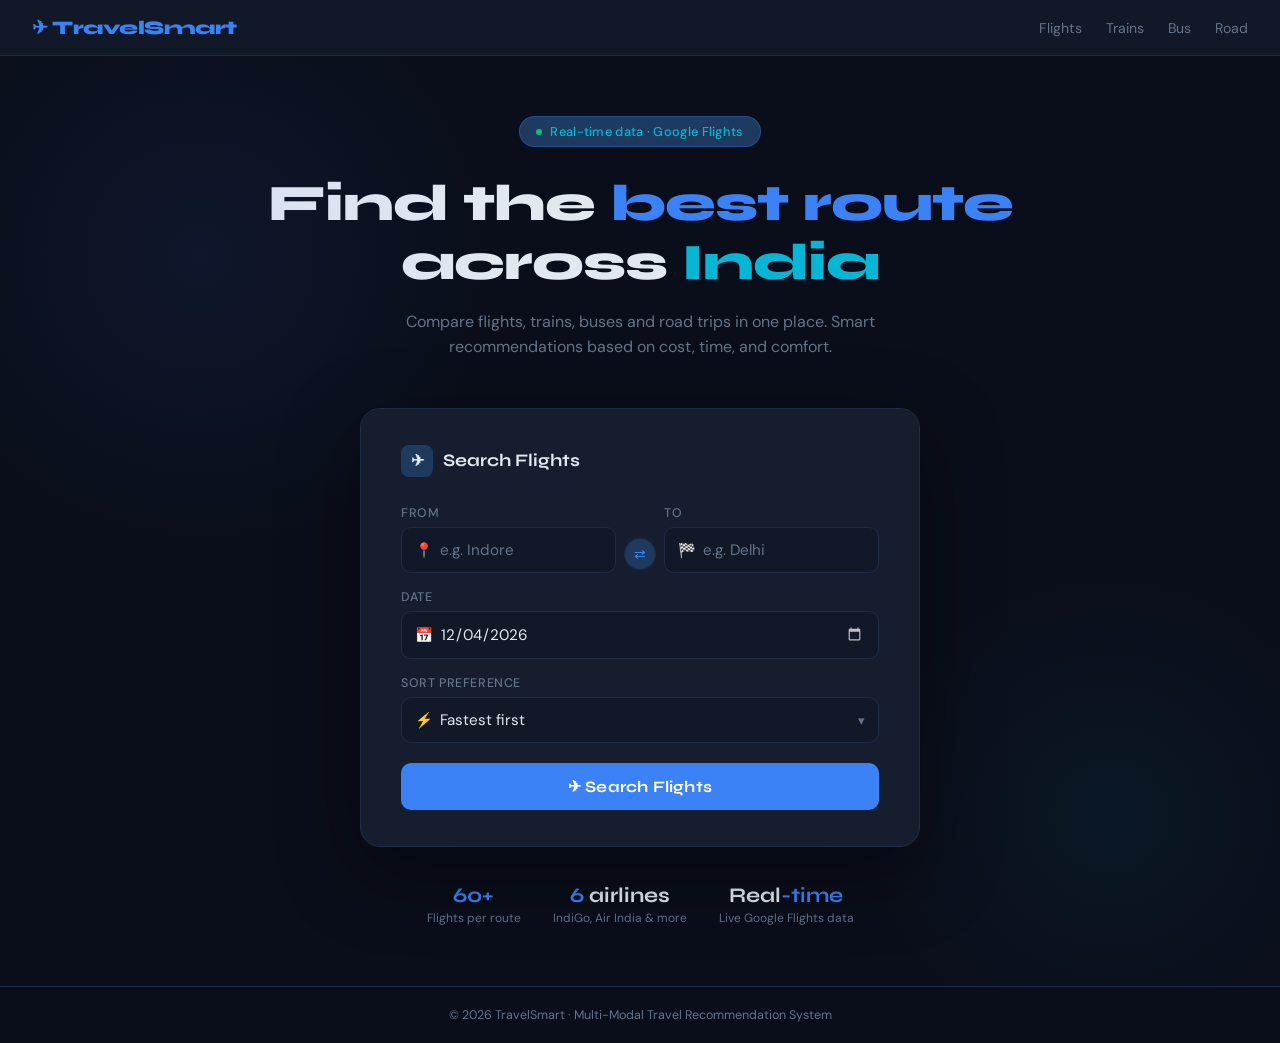
<file: Flight/templates/index.html>
<!DOCTYPE html>
<html lang="en">
<head>
  <meta charset="UTF-8"/>
  <meta name="viewport" content="width=device-width, initial-scale=1.0"/>
  <title>TravelSmart — Find Your Flight</title>
  <link href="https://fonts.googleapis.com/css2?family=Syne:wght@400;600;700;800&family=DM+Sans:wght@300;400;500&display=swap" rel="stylesheet"/>
  <style>
    :root {
      --bg:      #0a0e1a;
      --surface: #111827;
      --card:    #161d2e;
      --border:  #1e2d45;
      --accent:  #3b82f6;
      --accent2: #06b6d4;
      --green:   #10b981;
      --yellow:  #f59e0b;
      --red:     #ef4444;
      --text:    #e2e8f0;
      --muted:   #64748b;
      --tag-bg:  #1e3a5f;
    }

    * { margin: 0; padding: 0; box-sizing: border-box; }

    body {
      background: var(--bg);
      color: var(--text);
      font-family: 'DM Sans', sans-serif;
      min-height: 100vh;
      display: flex;
      flex-direction: column;
    }

    /* ── TOPBAR ── */
    .topbar {
      background: var(--surface);
      border-bottom: 1px solid var(--border);
      padding: 16px 32px;
      display: flex;
      align-items: center;
      justify-content: space-between;
    }
    .topbar-logo {
      font-family: 'Syne', sans-serif;
      font-weight: 800;
      font-size: 1.2rem;
      color: var(--accent);
      text-decoration: none;
      letter-spacing: -0.5px;
    }
    .topbar-links {
      display: flex;
      gap: 24px;
      align-items: center;
    }
    .topbar-links a {
      color: var(--muted);
      text-decoration: none;
      font-size: 0.88rem;
      transition: color 0.2s;
    }
    .topbar-links a:hover { color: var(--text); }

    /* ── HERO ── */
    .hero {
      flex: 1;
      display: flex;
      flex-direction: column;
      align-items: center;
      justify-content: center;
      padding: 60px 24px;
      position: relative;
      overflow: hidden;
    }

    /* background glow blobs */
    .hero::before {
      content: '';
      position: absolute;
      width: 600px; height: 600px;
      background: radial-gradient(circle, rgba(59,130,246,0.08) 0%, transparent 70%);
      top: -100px; left: -100px;
      pointer-events: none;
    }
    .hero::after {
      content: '';
      position: absolute;
      width: 500px; height: 500px;
      background: radial-gradient(circle, rgba(6,182,212,0.06) 0%, transparent 70%);
      bottom: -80px; right: -80px;
      pointer-events: none;
    }

    /* ── HERO BADGE ── */
    .hero-badge {
      display: inline-flex;
      align-items: center;
      gap: 8px;
      background: var(--tag-bg);
      border: 1px solid rgba(59,130,246,0.3);
      color: var(--accent2);
      padding: 6px 16px;
      border-radius: 20px;
      font-size: 0.8rem;
      font-weight: 500;
      margin-bottom: 28px;
      letter-spacing: 0.3px;
    }
    .hero-badge .dot {
      width: 6px; height: 6px;
      background: var(--green);
      border-radius: 50%;
      animation: pulse 2s infinite;
    }
    @keyframes pulse {
      0%, 100% { opacity: 1; transform: scale(1); }
      50%       { opacity: 0.5; transform: scale(1.3); }
    }

    /* ── HERO HEADING ── */
    .hero h1 {
      font-family: 'Syne', sans-serif;
      font-weight: 800;
      font-size: clamp(2rem, 5vw, 3.2rem);
      text-align: center;
      line-height: 1.15;
      margin-bottom: 16px;
      letter-spacing: -1px;
    }
    .hero h1 .accent  { color: var(--accent); }
    .hero h1 .accent2 { color: var(--accent2); }

    .hero-sub {
      text-align: center;
      color: var(--muted);
      font-size: 1rem;
      max-width: 480px;
      line-height: 1.6;
      margin-bottom: 48px;
    }

    /* ── SEARCH CARD ── */
    .search-card {
      background: var(--card);
      border: 1px solid var(--border);
      border-radius: 20px;
      padding: 36px 40px;
      width: 100%;
      max-width: 560px;
      position: relative;
      z-index: 1;
      box-shadow: 0 24px 80px rgba(0,0,0,0.4);
    }

    .search-card-title {
      font-family: 'Syne', sans-serif;
      font-weight: 700;
      font-size: 1.1rem;
      margin-bottom: 28px;
      display: flex;
      align-items: center;
      gap: 10px;
      color: var(--text);
    }
    .search-card-title .icon {
      width: 32px; height: 32px;
      background: var(--tag-bg);
      border-radius: 8px;
      display: flex; align-items: center; justify-content: center;
      font-size: 1rem;
    }

    /* ── FORM FIELDS ── */
    .field-group {
      display: flex;
      flex-direction: column;
      gap: 16px;
      margin-bottom: 20px;
    }

    .field {
      display: flex;
      flex-direction: column;
      gap: 6px;
    }

    .field label {
      font-size: 0.78rem;
      font-weight: 500;
      color: var(--muted);
      text-transform: uppercase;
      letter-spacing: 0.6px;
    }

    .input-wrap {
      position: relative;
      display: flex;
      align-items: center;
    }
    .input-wrap .input-icon {
      position: absolute;
      left: 14px;
      color: var(--muted);
      font-size: 0.9rem;
      pointer-events: none;
    }

    .field input,
    .field select {
      width: 100%;
      background: var(--surface);
      border: 1px solid var(--border);
      color: var(--text);
      font-family: 'DM Sans', sans-serif;
      font-size: 0.95rem;
      padding: 12px 14px 12px 38px;
      border-radius: 10px;
      outline: none;
      transition: border-color 0.2s, box-shadow 0.2s;
      appearance: none;
      -webkit-appearance: none;
    }
    .field input::placeholder { color: var(--muted); }
    .field input:focus,
    .field select:focus {
      border-color: var(--accent);
      box-shadow: 0 0 0 3px rgba(59,130,246,0.12);
    }

    /* Date input calendar icon colour fix */
    .field input[type="date"]::-webkit-calendar-picker-indicator {
      filter: invert(0.5) brightness(1.5);
      cursor: pointer;
    }
    .field input[type="date"] {
      color-scheme: dark;
    }

    /* Select arrow */
    .select-wrap { position: relative; }
    .select-wrap::after {
      content: '▾';
      position: absolute;
      right: 14px;
      top: 50%;
      transform: translateY(-50%);
      color: var(--muted);
      font-size: 0.8rem;
      pointer-events: none;
    }
    .field select { padding-right: 36px; }
    .field select option { background: var(--card); color: var(--text); }

    /* Two columns for from/to */
    .field-row {
      display: grid;
      grid-template-columns: 1fr 1fr;
      gap: 12px;
    }

    /* Swap button between from/to */
    .swap-btn {
      display: flex;
      align-items: center;
      justify-content: center;
      width: 32px; height: 32px;
      background: var(--tag-bg);
      border: 1px solid var(--border);
      border-radius: 50%;
      cursor: pointer;
      font-size: 0.85rem;
      color: var(--accent);
      transition: all 0.2s;
      flex-shrink: 0;
      align-self: flex-end;
      margin-bottom: 3px;
    }
    .swap-btn:hover { background: var(--accent); color: #fff; }

    .field-row-swap {
      display: grid;
      grid-template-columns: 1fr auto 1fr;
      gap: 8px;
      align-items: end;
    }

    /* ── ERROR MSG ── */
    .error-msg {
      display: none;
      font-size: 0.78rem;
      color: var(--red);
      margin-top: 4px;
      padding-left: 4px;
    }
    .error-msg.show { display: block; }

    /* ── SUBMIT BUTTON ── */
    .search-btn {
      width: 100%;
      background: var(--accent);
      color: #fff;
      border: none;
      border-radius: 10px;
      padding: 14px;
      font-family: 'Syne', sans-serif;
      font-weight: 700;
      font-size: 1rem;
      cursor: pointer;
      transition: background 0.2s, transform 0.15s, box-shadow 0.2s;
      display: flex;
      align-items: center;
      justify-content: center;
      gap: 8px;
      margin-top: 8px;
      letter-spacing: 0.2px;
    }
    .search-btn:hover {
      background: #2563eb;
      box-shadow: 0 8px 24px rgba(59,130,246,0.35);
      transform: translateY(-1px);
    }
    .search-btn:active { transform: translateY(0); }

    /* ── STATS STRIP ── */
    .stats-strip {
      display: flex;
      gap: 32px;
      justify-content: center;
      margin-top: 36px;
      flex-wrap: wrap;
    }
    .stat {
      text-align: center;
    }
    .stat .val {
      font-family: 'Syne', sans-serif;
      font-weight: 700;
      font-size: 1.3rem;
      color: var(--text);
    }
    .stat .val span { color: var(--accent); }
    .stat .lbl { font-size: 0.75rem; color: var(--muted); margin-top: 2px; }

    /* ── FOOTER ── */
    .footer {
      text-align: center;
      padding: 20px;
      font-size: 0.78rem;
      color: var(--muted);
      border-top: 1px solid var(--border);
    }

    /* ── RESPONSIVE ── */
    @media (max-width: 600px) {
      .search-card { padding: 24px 20px; }
      .field-row-swap { grid-template-columns: 1fr; }
      .swap-btn { display: none; }
      .topbar-links { display: none; }
    }
  </style>
</head>
<body>

<!-- TOPBAR -->
<div class="topbar">
  <a href="/" class="topbar-logo">✈ TravelSmart</a>
  <div class="topbar-links">
    <a href="#">Flights</a>
    <a href="#">Trains</a>
    <a href="#">Bus</a>
    <a href="#">Road</a>
  </div>
</div>

<!-- HERO -->
<div class="hero">

  <div class="hero-badge">
    <span class="dot"></span>
    Real-time data · Google Flights
  </div>

  <h1>
    Find the <span class="accent">best route</span><br/>
    across <span class="accent2">India</span>
  </h1>

  <p class="hero-sub">
    Compare flights, trains, buses and road trips in one place.
    Smart recommendations based on cost, time, and comfort.
  </p>

  <!-- SEARCH CARD -->
  <div class="search-card">

    <div class="search-card-title">
      <div class="icon">✈</div>
      Search Flights
    </div>

    <form action="/results" method="GET" onsubmit="return validateForm()">

      <div class="field-group">

        <!-- FROM / TO in one row with swap button -->
        <div class="field-row-swap">

          <div class="field">
            <label>From</label>
            <div class="input-wrap">
              <span class="input-icon">📍</span>
              <input
                type="text"
                name="from_place"
                id="fromPlace"
                placeholder="e.g. Indore"
                autocomplete="off"
                required
              />
            </div>
          </div>

          <button type="button" class="swap-btn" onclick="swapPlaces()" title="Swap">⇄</button>

          <div class="field">
            <label>To</label>
            <div class="input-wrap">
              <span class="input-icon">🏁</span>
              <input
                type="text"
                name="to_place"
                id="toPlace"
                placeholder="e.g. Delhi"
                autocomplete="off"
                required
              />
            </div>
          </div>

        </div>

        <!-- DATE -->
        <div class="field">
          <label>Date</label>
          <div class="input-wrap">
            <span class="input-icon">📅</span>
            <input
              type="date"
              name="date"
              id="dateInput"
              required
            />
          </div>
          <span class="error-msg" id="dateError">
            Please select today or a future date.
          </span>
        </div>

        <!-- RANKING TYPE -->
        <div class="field">
          <label>Sort preference</label>
          <div class="input-wrap select-wrap">
            <span class="input-icon">⚡</span>
            <select name="ranking_type" id="rankingType">
              <option value="cheapest">Cheapest first</option>
              <option value="fastest" selected>Fastest first</option>
              <option value="best">Best overall</option>
            </select>
          </div>
        </div>

      </div>

      <button type="submit" class="search-btn">
        ✈ Search Flights
      </button>

    </form>

  </div><!-- /search-card -->

  <!-- STATS -->
  <div class="stats-strip">
    <div class="stat">
      <div class="val"><span>60+</span></div>
      <div class="lbl">Flights per route</div>
    </div>
    <div class="stat">
      <div class="val"><span>6</span> airlines</div>
      <div class="lbl">IndiGo, Air India & more</div>
    </div>
    <div class="stat">
      <div class="val">Real<span>-time</span></div>
      <div class="lbl">Live Google Flights data</div>
    </div>
  </div>

</div><!-- /hero -->

<div class="footer">
  © 2026 TravelSmart · Multi-Modal Travel Recommendation System
</div>

<script>
  /* ── Set min date to today ──────────────────────────── */
  function setMinDate() {
    const today = new Date();
    const yyyy  = today.getFullYear();
    const mm    = String(today.getMonth() + 1).padStart(2, '0');
    const dd    = String(today.getDate()).padStart(2, '0');
    const todayStr = `${yyyy}-${mm}-${dd}`;

    const input = document.getElementById('dateInput');
    input.min   = todayStr;
    input.value = todayStr;   // default to today
  }
  setMinDate();

  /* ── Validate date on submit ────────────────────────── */
  function validateForm() {
    const input    = document.getElementById('dateInput');
    const errMsg   = document.getElementById('dateError');
    const selected = new Date(input.value);
    const today    = new Date();
    today.setHours(0, 0, 0, 0); // strip time for date-only comparison

    if (!input.value || selected < today) {
      errMsg.classList.add('show');
      input.focus();
      return false;
    }

    errMsg.classList.remove('show');
    return true;
  }

  /* Recheck on every date change */
  document.getElementById('dateInput').addEventListener('change', function () {
    const errMsg   = document.getElementById('dateError');
    const selected = new Date(this.value);
    const today    = new Date();
    today.setHours(0, 0, 0, 0);

    if (selected < today) {
      errMsg.classList.add('show');
    } else {
      errMsg.classList.remove('show');
    }
  });

  /* ── Swap from/to ───────────────────────────────────── */
  function swapPlaces() {
    const from  = document.getElementById('fromPlace');
    const to    = document.getElementById('toPlace');
    const temp  = from.value;
    from.value  = to.value;
    to.value    = temp;

    /* Brief animation feedback */
    [from, to].forEach(el => {
      el.style.transition = 'background 0.2s';
      el.style.background = '#1e3a5f';
      setTimeout(() => { el.style.background = ''; }, 300);
    });
  }
</script>

</body>
</html>
</file>
